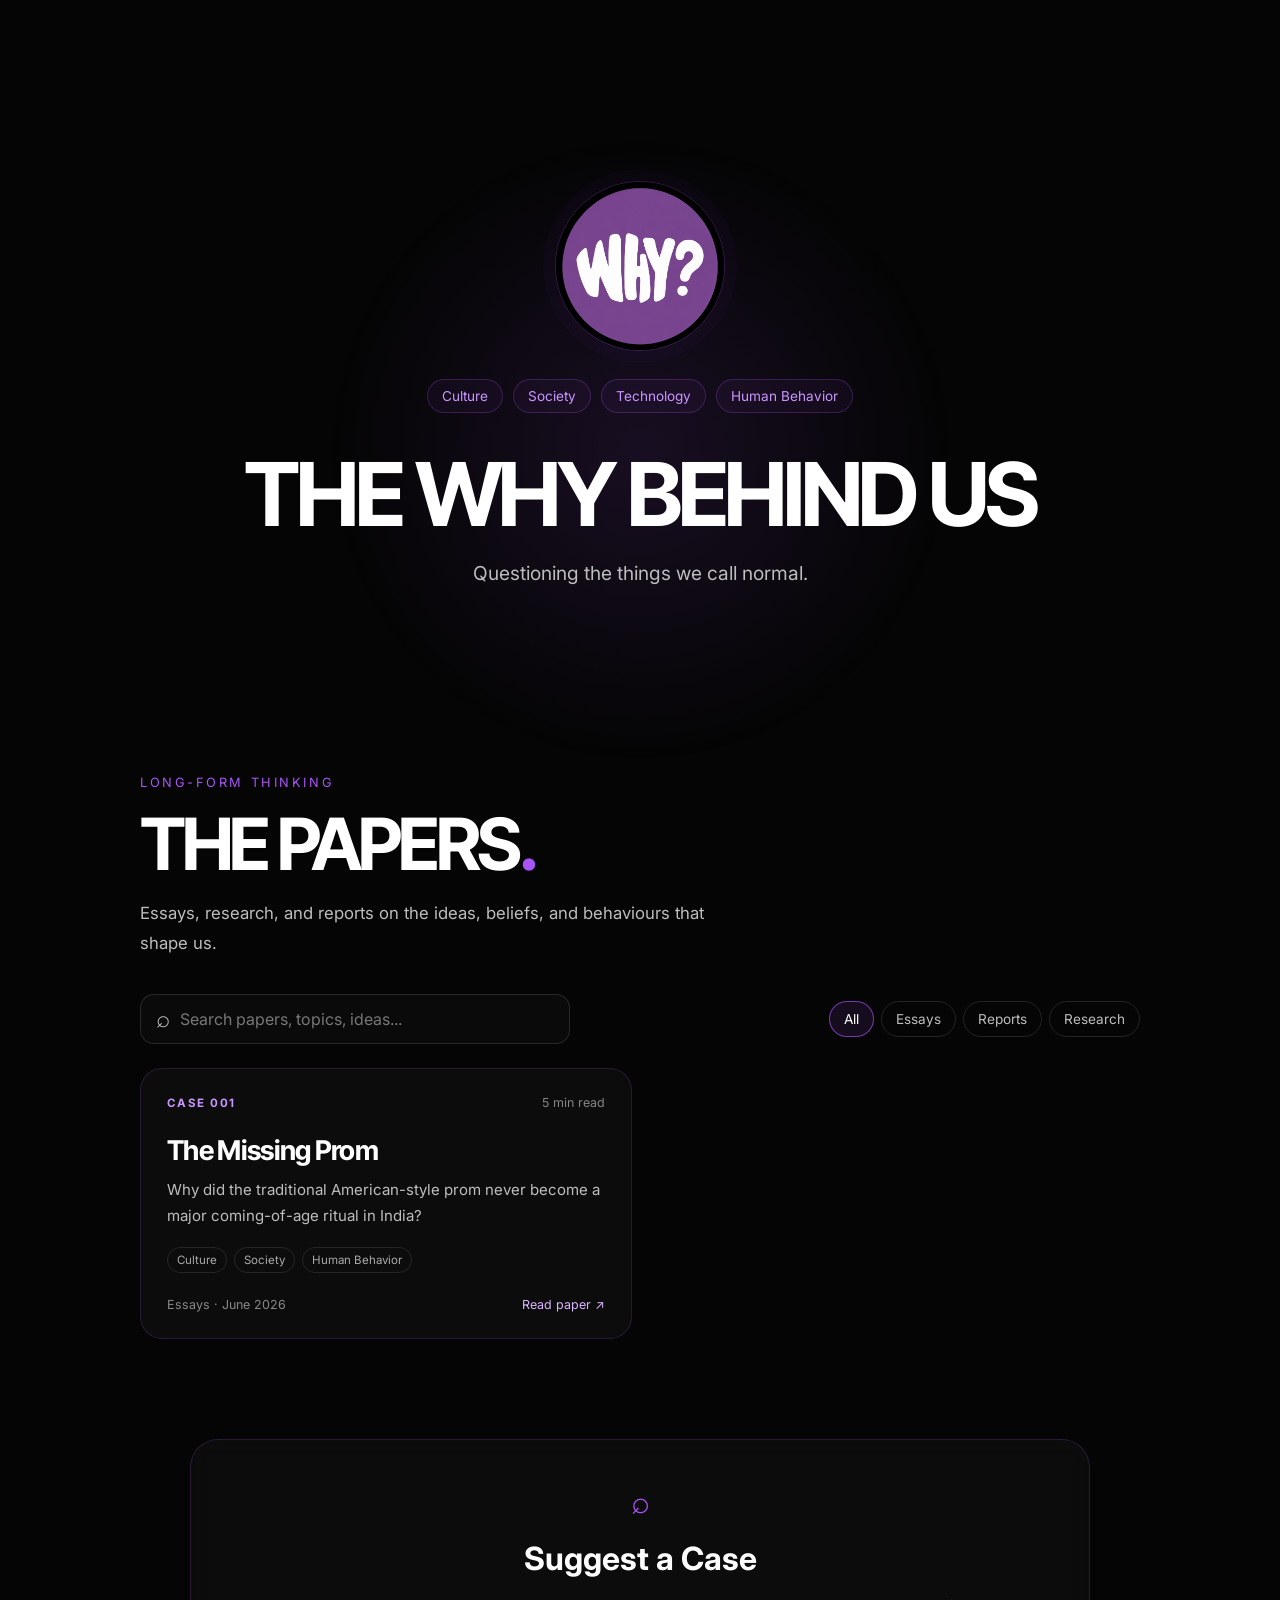
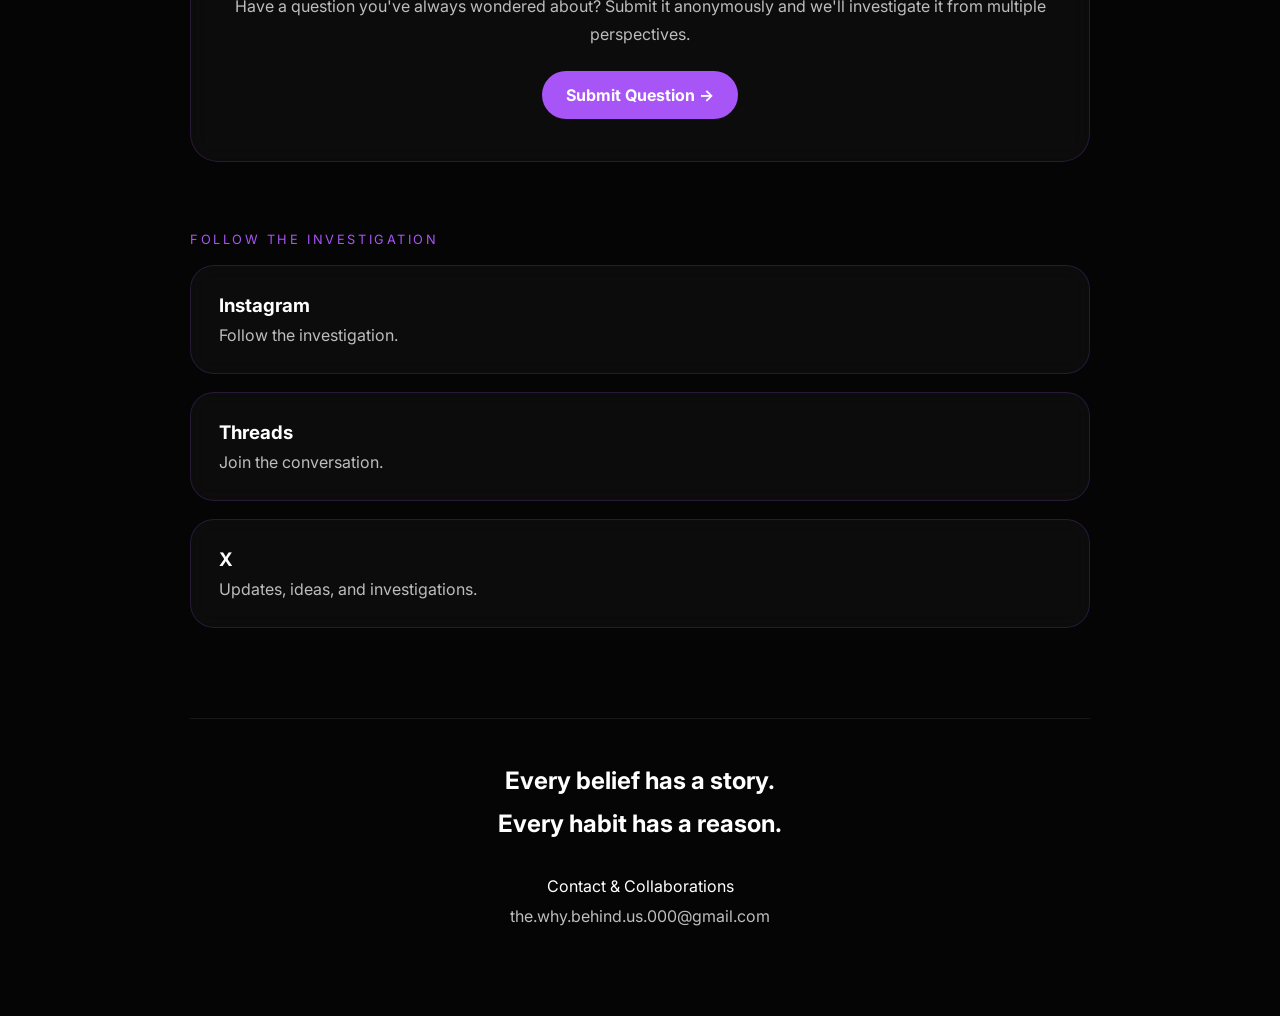
<file: index.html>
<!DOCTYPE html>
<html lang="en">
<head>
  <!-- Google tag (gtag.js) -->
  <script async src="https://www.googletagmanager.com/gtag/js?id=G-W6Q0Z4VYBD"></script>
  <script>
    window.dataLayer = window.dataLayer || [];
    function gtag(){dataLayer.push(arguments);}
    gtag('js', new Date());
    gtag('config', 'G-W6Q0Z4VYBD');
  </script>

  <meta charset="UTF-8">
  <meta name="viewport" content="width=device-width, initial-scale=1.0">
  <title>THE WHY BEHIND US</title>
  <meta name="description" content="Questioning the things we call normal.">

  <link rel="preconnect" href="https://fonts.googleapis.com">
  <link rel="preconnect" href="https://fonts.gstatic.com" crossorigin>
  <link href="https://fonts.googleapis.com/css2?family=Inter:wght@400;500;600;700;800&family=Inter+Tight:wght@700;800&display=swap" rel="stylesheet">
  <link rel="stylesheet" href="style.css">
</head>
<body>
<div class="background-glow"></div>

<main class="hero">
  <img src="logo.png" alt="THE WHY BEHIND US" class="logo">
  <div class="category-pills">
    <span>Culture</span>
    <span>Society</span>
    <span>Technology</span>
    <span>Human Behavior</span>
  </div>
  <h1>THE WHY BEHIND US</h1>
  <p class="tagline">Questioning the things we call normal.</p>
</main>

<section class="papers-section reveal" id="papers">
  <div class="papers-heading">
    <p class="section-label">LONG-FORM THINKING</p>
    <h2>THE PAPERS<span class="accent-dot">.</span></h2>
    <p class="papers-intro">Essays, research, and reports on the ideas, beliefs, and behaviours that shape us.</p>
  </div>

  <div class="papers-tools">
    <label class="search-wrap">
      <span class="sr-only">Search papers</span>
      <span class="search-icon" aria-hidden="true">⌕</span>
      <input id="paper-search" type="search" placeholder="Search papers, topics, ideas..." autocomplete="off">
    </label>
    <div class="paper-filters" id="paper-filters" aria-label="Filter papers by category">
      <button class="filter-button active" type="button" data-filter="All">All</button>
      <button class="filter-button" type="button" data-filter="Essays">Essays</button>
      <button class="filter-button" type="button" data-filter="Reports">Reports</button>
      <button class="filter-button" type="button" data-filter="Research">Research</button>
    </div>
  </div>

  <div class="papers-grid" id="papers-grid" aria-live="polite"></div>
  <p class="no-papers" id="no-papers" hidden>No papers match that search. Try another keyword.</p>
</section>

<section class="cta-card reveal">
  <div class="icon-circle" aria-hidden="true">⌕</div>
  <h2>Suggest a Case</h2>
  <p>Have a question you've always wondered about? Submit it anonymously and we'll investigate it from multiple perspectives.</p>
  <a href="https://forms.gle/gQbcvcT7uYZoukQa9" target="_blank" rel="noopener noreferrer" class="button">Submit Question →</a>
</section>

<section class="social-section">
  <p class="section-label">FOLLOW THE INVESTIGATION</p>
  <a href="https://www.instagram.com/the.why.behind.us/" target="_blank" rel="noopener noreferrer" class="social-card reveal">
    <h3>Instagram</h3><p>Follow the investigation.</p>
  </a>
  <a href="https://www.threads.com/@the.why.behind.us" target="_blank" rel="noopener noreferrer" class="social-card reveal">
    <h3>Threads</h3><p>Join the conversation.</p>
  </a>
  <a href="https://x.com/TheWhyBehindUs" target="_blank" rel="noopener noreferrer" class="social-card reveal">
    <h3>X</h3><p>Updates, ideas, and investigations.</p>
  </a>
</section>

<footer class="footer reveal">
  <div class="line"></div>
  <h2>Every belief has a story.<br>Every habit has a reason.</h2>
  <p class="contact">Contact &amp; Collaborations</p>
  <p class="email">the.why.behind.us.000@gmail.com</p>
</footer>

<script src="papers.js"></script>
<script src="script.js"></script>
</body>
</html>
</file>
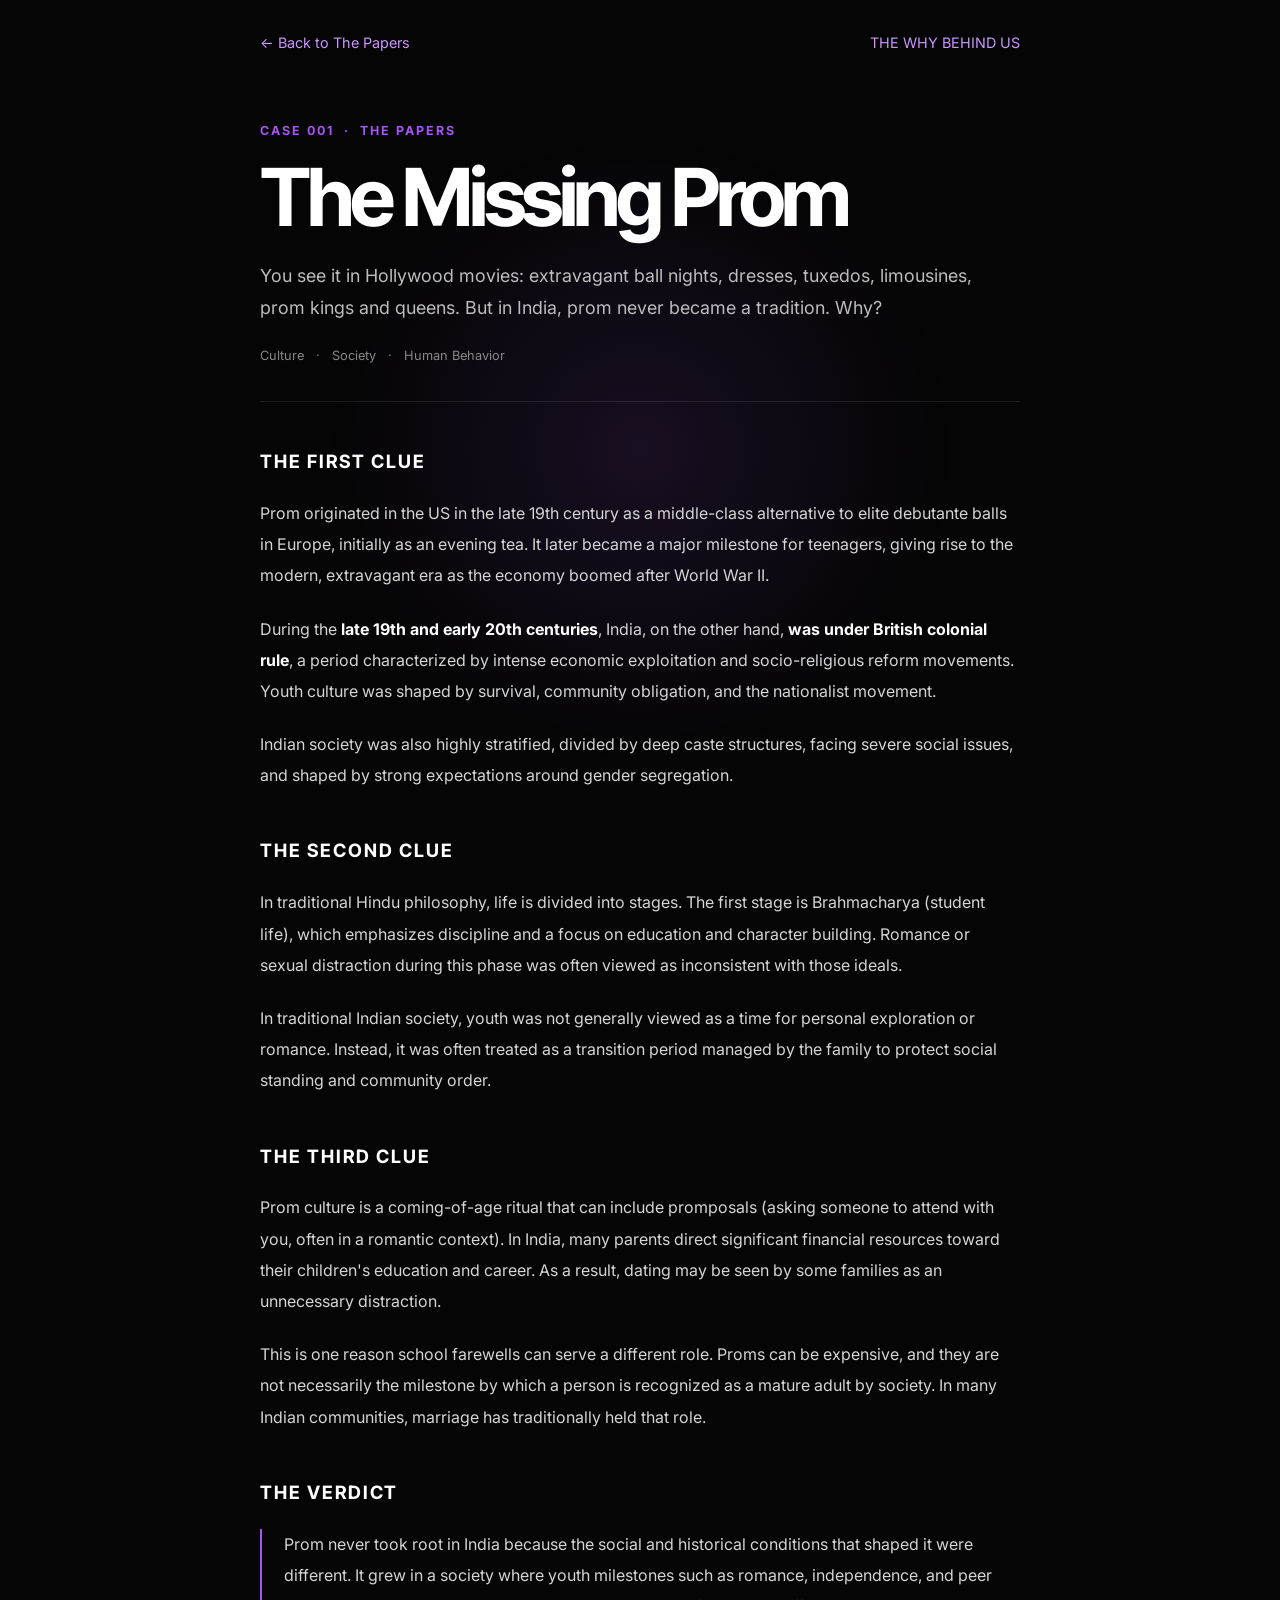
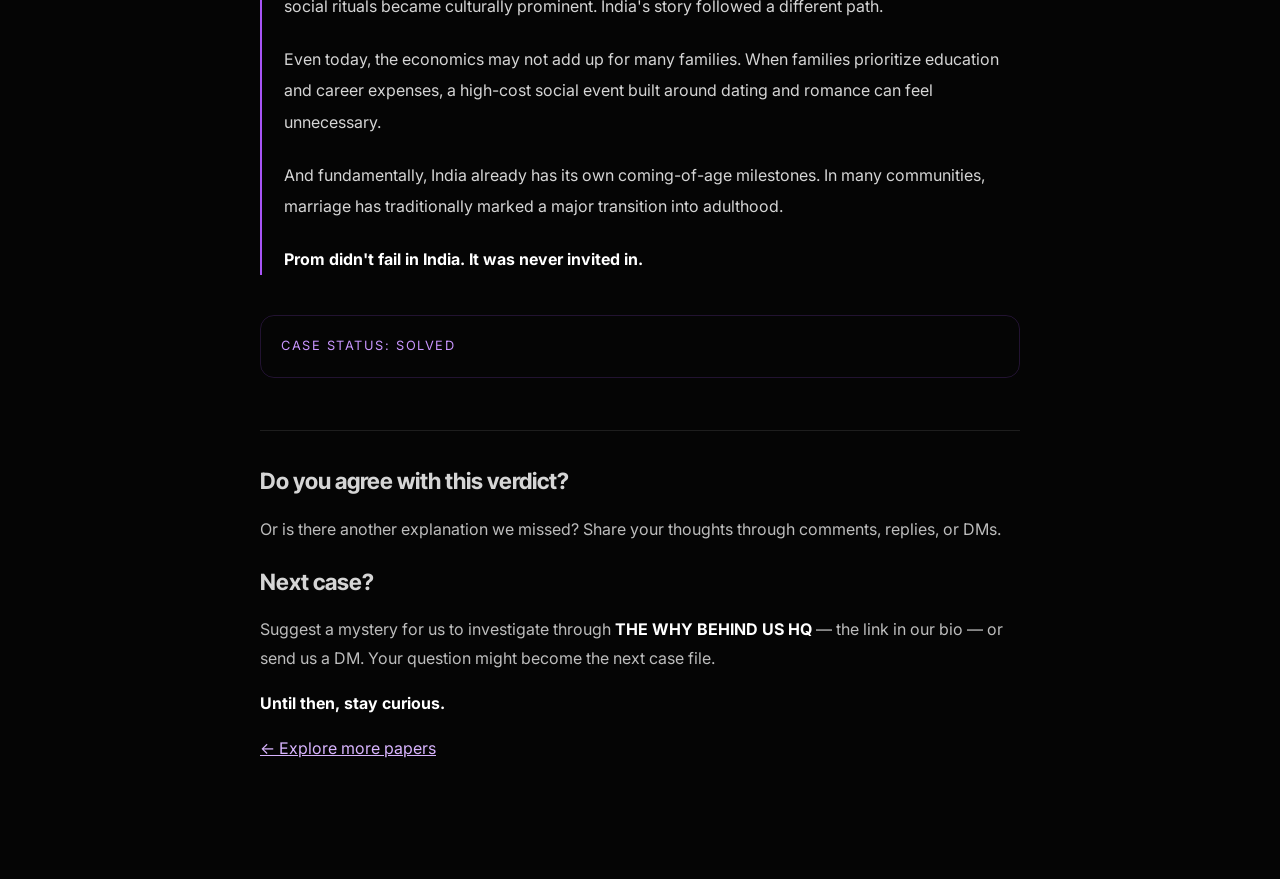
<file: papers/paper-001.html>
<!DOCTYPE html>
<html lang="en">
<head>
  <meta charset="UTF-8">
  <meta name="viewport" content="width=device-width, initial-scale=1.0">
  <title>The Missing Prom — THE WHY BEHIND US</title>
  <meta name="description" content="Why did the traditional American-style prom never become a major coming-of-age ritual in India?">
  <link rel="preconnect" href="https://fonts.googleapis.com">
  <link rel="preconnect" href="https://fonts.gstatic.com" crossorigin>
  <link href="https://fonts.googleapis.com/css2?family=Inter:wght@400;500;600;700;800&family=Inter+Tight:wght@700;800&display=swap" rel="stylesheet">
  <link rel="stylesheet" href="../style.css">
  <style>
    .paper-page{width:min(760px,90%);margin:0 auto;padding:34px 0 100px}
    .paper-nav{display:flex;justify-content:space-between;align-items:center;gap:16px;margin-bottom:72px}
    .back-link,.home-link{color:#c996ff;text-decoration:none;font-size:.9rem}
    .paper-kicker{color:var(--accent);font-size:.78rem;letter-spacing:.16em;font-weight:700;margin-bottom:18px}
    .paper-title{font-family:'Inter Tight',sans-serif;font-size:clamp(2.8rem,8vw,5rem);letter-spacing:-.055em;line-height:1.02}
    .paper-deck{font-size:1.12rem;line-height:1.8;color:var(--muted);margin-top:22px}
    .paper-meta{display:flex;gap:12px;flex-wrap:wrap;color:#888;font-size:.8rem;margin-top:24px}
    .paper-rule{height:1px;background:rgba(255,255,255,.1);margin:38px 0}
    .paper-body{font-size:1rem;line-height:1.95;color:#d5d5d5}
    .paper-body p{margin:0 0 22px}
    .paper-body h2{font-family:'Inter Tight',sans-serif;font-size:1.15rem;letter-spacing:.1em;color:white;margin:42px 0 18px}
    .paper-body strong{color:white}
    .verdict{border-left:2px solid var(--accent);padding-left:22px;margin-top:18px}
    .case-status{margin-top:40px;padding:18px 20px;border:1px solid var(--border);border-radius:14px;color:#c996ff;font-size:.8rem;letter-spacing:.12em}
    .paper-end{margin-top:52px;padding-top:28px;border-top:1px solid rgba(255,255,255,.1)}
    .paper-end h3{font-family:'Inter Tight',sans-serif;font-size:1.4rem;margin-bottom:12px}
    .paper-end p{color:var(--muted);line-height:1.8;margin-bottom:16px}
    .paper-end a{color:#d9b5ff}
    @media(max-width:600px){.paper-nav{margin-bottom:50px}.paper-body{font-size:.97rem}}
  </style>
</head>
<body>
<div class="background-glow"></div>
<main class="paper-page">
  <nav class="paper-nav">
    <a class="back-link" href="../index.html#papers">← Back to The Papers</a>
    <a class="home-link" href="../index.html">THE WHY BEHIND US</a>
  </nav>

  <header>
    <p class="paper-kicker">CASE 001 &nbsp;·&nbsp; THE PAPERS</p>
    <h1 class="paper-title">The Missing Prom</h1>
    <p class="paper-deck">You see it in Hollywood movies: extravagant ball nights, dresses, tuxedos, limousines, prom kings and queens. But in India, prom never became a tradition. Why?</p>
    <div class="paper-meta"><span>Culture</span><span>·</span><span>Society</span><span>·</span><span>Human Behavior</span></div>
  </header>

  <div class="paper-rule"></div>

  <article class="paper-body">
    <h2>THE FIRST CLUE</h2>
    <p>Prom originated in the US in the late 19th century as a middle-class alternative to elite debutante balls in Europe, initially as an evening tea. It later became a major milestone for teenagers, giving rise to the modern, extravagant era as the economy boomed after World War II.</p>
    <p>During the <strong>late 19th and early 20th centuries</strong>, India, on the other hand, <strong>was under British colonial rule</strong>, a period characterized by intense economic exploitation and socio-religious reform movements. Youth culture was shaped by survival, community obligation, and the nationalist movement.</p>
    <p>Indian society was also highly stratified, divided by deep caste structures, facing severe social issues, and shaped by strong expectations around gender segregation.</p>

    <h2>THE SECOND CLUE</h2>
    <p>In traditional Hindu philosophy, life is divided into stages. The first stage is Brahmacharya (student life), which emphasizes discipline and a focus on education and character building. Romance or sexual distraction during this phase was often viewed as inconsistent with those ideals.</p>
    <p>In traditional Indian society, youth was not generally viewed as a time for personal exploration or romance. Instead, it was often treated as a transition period managed by the family to protect social standing and community order.</p>

    <h2>THE THIRD CLUE</h2>
    <p>Prom culture is a coming-of-age ritual that can include promposals (asking someone to attend with you, often in a romantic context). In India, many parents direct significant financial resources toward their children's education and career. As a result, dating may be seen by some families as an unnecessary distraction.</p>
    <p>This is one reason school farewells can serve a different role. Proms can be expensive, and they are not necessarily the milestone by which a person is recognized as a mature adult by society. In many Indian communities, marriage has traditionally held that role.</p>

    <h2>THE VERDICT</h2>
    <div class="verdict">
      <p>Prom never took root in India because the social and historical conditions that shaped it were different. It grew in a society where youth milestones such as romance, independence, and peer social rituals became culturally prominent. India's story followed a different path.</p>
      <p>Even today, the economics may not add up for many families. When families prioritize education and career expenses, a high-cost social event built around dating and romance can feel unnecessary.</p>
      <p>And fundamentally, India already has its own coming-of-age milestones. In many communities, marriage has traditionally marked a major transition into adulthood.</p>
      <p><strong>Prom didn't fail in India. It was never invited in.</strong></p>
    </div>

    <div class="case-status">CASE STATUS: SOLVED</div>

    <div class="paper-end">
      <h3>Do you agree with this verdict?</h3>
      <p>Or is there another explanation we missed? Share your thoughts through comments, replies, or DMs.</p>
      <h3>Next case?</h3>
      <p>Suggest a mystery for us to investigate through <strong>THE WHY BEHIND US HQ</strong> — the link in our bio — or send us a DM. Your question might become the next case file.</p>
      <p><strong>Until then, stay curious.</strong></p>
      <p><a href="../index.html#papers">← Explore more papers</a></p>
    </div>
  </article>
</main>
</body>
</html>
</file>
<file: style.css>
:root{
  --bg:#050505;
  --text:#ffffff;
  --muted:#bdbdbd;
  --accent:#A855F7;
  --panel:rgba(255,255,255,.03);
  --border:rgba(168,85,247,.18);
}
*{margin:0;padding:0;box-sizing:border-box}
html{scroll-behavior:smooth;scroll-padding-top:28px}
body{background:var(--bg);color:var(--text);font-family:'Inter',sans-serif;overflow-x:hidden;min-height:100vh}
.background-glow{position:fixed;inset:0;pointer-events:none;z-index:-1;background:radial-gradient(circle at center,rgba(168,85,247,.12),transparent 40%)}
.hero{min-height:85vh;display:flex;flex-direction:column;justify-content:center;align-items:center;text-align:center;width:min(1000px,90%);margin:auto;padding:50px 0}
.logo{width:170px;height:170px;object-fit:cover;border-radius:50%;border:1px solid rgba(168,85,247,.25);box-shadow:0 0 0 12px rgba(168,85,247,.03)}
.category-pills{display:flex;gap:10px;flex-wrap:wrap;justify-content:center;margin-top:28px}
.category-pills span{padding:8px 14px;border-radius:999px;border:1px solid rgba(168,85,247,.25);color:#c996ff;background:rgba(168,85,247,.05);font-size:.85rem}
.hero h1{font-family:'Inter Tight',sans-serif;font-size:clamp(3rem,8vw,5.5rem);letter-spacing:-.05em;margin-top:28px}
.tagline{margin-top:14px;color:var(--muted);font-size:1.2rem;max-width:650px}
.section-label{color:var(--accent);letter-spacing:.2em;font-size:.8rem;margin-bottom:18px}
.papers-section{width:min(1000px,92%);margin:10px auto 100px}
.papers-heading{max-width:700px;margin-bottom:36px}
.papers-heading h2{font-family:'Inter Tight',sans-serif;font-size:clamp(2.6rem,6vw,4.5rem);letter-spacing:-.055em;line-height:1}
.accent-dot{color:var(--accent)}
.papers-intro{color:var(--muted);line-height:1.8;font-size:1.05rem;margin-top:18px;max-width:600px}
.papers-tools{display:flex;align-items:center;justify-content:space-between;gap:18px;margin-bottom:24px;flex-wrap:wrap}
.search-wrap{display:flex;align-items:center;gap:10px;flex:1;min-width:230px;max-width:430px;border:1px solid rgba(255,255,255,.12);background:rgba(255,255,255,.025);border-radius:14px;padding:0 15px}
.search-icon{font-size:1.5rem;color:var(--muted);line-height:1}
.search-wrap input{width:100%;background:transparent;border:0;outline:0;color:var(--text);font:inherit;padding:14px 0}
.search-wrap input::placeholder{color:#777}
.search-wrap:focus-within{border-color:rgba(168,85,247,.65)}
.paper-filters{display:flex;gap:7px;flex-wrap:wrap}
.filter-button{font:inherit;font-size:.85rem;color:var(--muted);background:transparent;border:1px solid rgba(255,255,255,.12);border-radius:999px;padding:9px 14px;cursor:pointer;transition:border-color .2s,color .2s,background .2s}
.filter-button:hover,.filter-button.active{color:white;border-color:rgba(168,85,247,.65);background:rgba(168,85,247,.1)}
.papers-grid{display:grid;grid-template-columns:repeat(2,minmax(0,1fr));gap:16px}
.paper-card{min-height:270px;display:flex;flex-direction:column;text-decoration:none;color:var(--text);padding:26px;border:1px solid var(--border);border-radius:22px;background:var(--panel);transition:transform .3s,border-color .3s,background .3s}
.paper-card:hover{transform:translateY(-4px);border-color:rgba(168,85,247,.6);background:rgba(255,255,255,.045)}
.paper-card-top,.paper-card-bottom{display:flex;justify-content:space-between;align-items:center;gap:12px}
.paper-label{font-size:.72rem;letter-spacing:.13em;color:#c996ff;font-weight:700}
.paper-read-time{font-size:.78rem;color:#858585}
.paper-card h3{font-family:'Inter Tight',sans-serif;font-size:1.7rem;letter-spacing:-.025em;margin:24px 0 10px}
.paper-description{color:var(--muted);font-size:.94rem;line-height:1.7}
.paper-topics{display:flex;gap:7px;flex-wrap:wrap;margin-top:18px}
.paper-topics span{font-size:.72rem;color:#aaa;border:1px solid rgba(255,255,255,.1);border-radius:999px;padding:5px 9px}
.paper-card-bottom{margin-top:auto;padding-top:24px;font-size:.78rem;color:#888}
.read-link{color:#d9b5ff;white-space:nowrap}
.no-papers{color:var(--muted);padding:28px 0}
.cta-card{width:min(900px,92%);margin:auto;padding:42px;border-radius:28px;background:rgba(255,255,255,.03);backdrop-filter:blur(12px);border:1px solid rgba(168,85,247,.18);text-align:center;transition:.35s}
.cta-card:hover{transform:translateY(-6px);border-color:rgba(168,85,247,.7)}
.icon-circle{font-size:2rem;margin-bottom:18px;color:var(--accent)}
.cta-card h2{font-size:2rem;margin-bottom:14px}
.cta-card p{color:var(--muted);line-height:1.8}
.button{display:inline-block;margin-top:22px;padding:14px 24px;border-radius:999px;background:var(--accent);color:white;text-decoration:none;font-weight:700;transition:.3s}
.button:hover{transform:translateY(-2px)}
.social-section{width:min(900px,92%);margin:70px auto}
.social-card{display:block;text-decoration:none;color:white;margin-bottom:18px;padding:28px;border-radius:24px;background:rgba(255,255,255,.03);border:1px solid rgba(168,85,247,.18);backdrop-filter:blur(10px);transition:.35s}
.social-card:hover{transform:translateY(-5px);border-color:rgba(168,85,247,.65)}
.social-card h3{margin-bottom:8px}
.social-card p{color:var(--muted)}
.footer{width:min(900px,92%);margin:90px auto;text-align:center}
.line{width:100%;height:1px;background:rgba(255,255,255,.08);margin-bottom:40px}
.footer h2{line-height:1.8}
.contact{margin-top:30px}
.email{color:var(--muted);margin-top:10px}
.reveal{opacity:0;transform:translateY(25px);transition:opacity .8s ease,transform .8s ease}
.reveal.active{opacity:1;transform:none}
.sr-only{position:absolute;width:1px;height:1px;padding:0;margin:-1px;overflow:hidden;clip:rect(0,0,0,0);white-space:nowrap;border:0}
@media(max-width:768px){
  .logo{width:140px;height:140px}
  .hero{min-height:78vh}
  .papers-section{margin-bottom:75px}
  .papers-grid{grid-template-columns:1fr}
  .paper-card{min-height:250px;padding:23px}
  .papers-tools{align-items:stretch}
  .search-wrap{max-width:none}
  .paper-filters{width:100%}
  .filter-button{flex:1}
  .cta-card{padding:28px}
}
@media(prefers-reduced-motion:reduce){
  html{scroll-behavior:auto}
  *,*::before,*::after{transition:none!important;animation:none!important}
  .reveal{opacity:1;transform:none}
}
</file>
